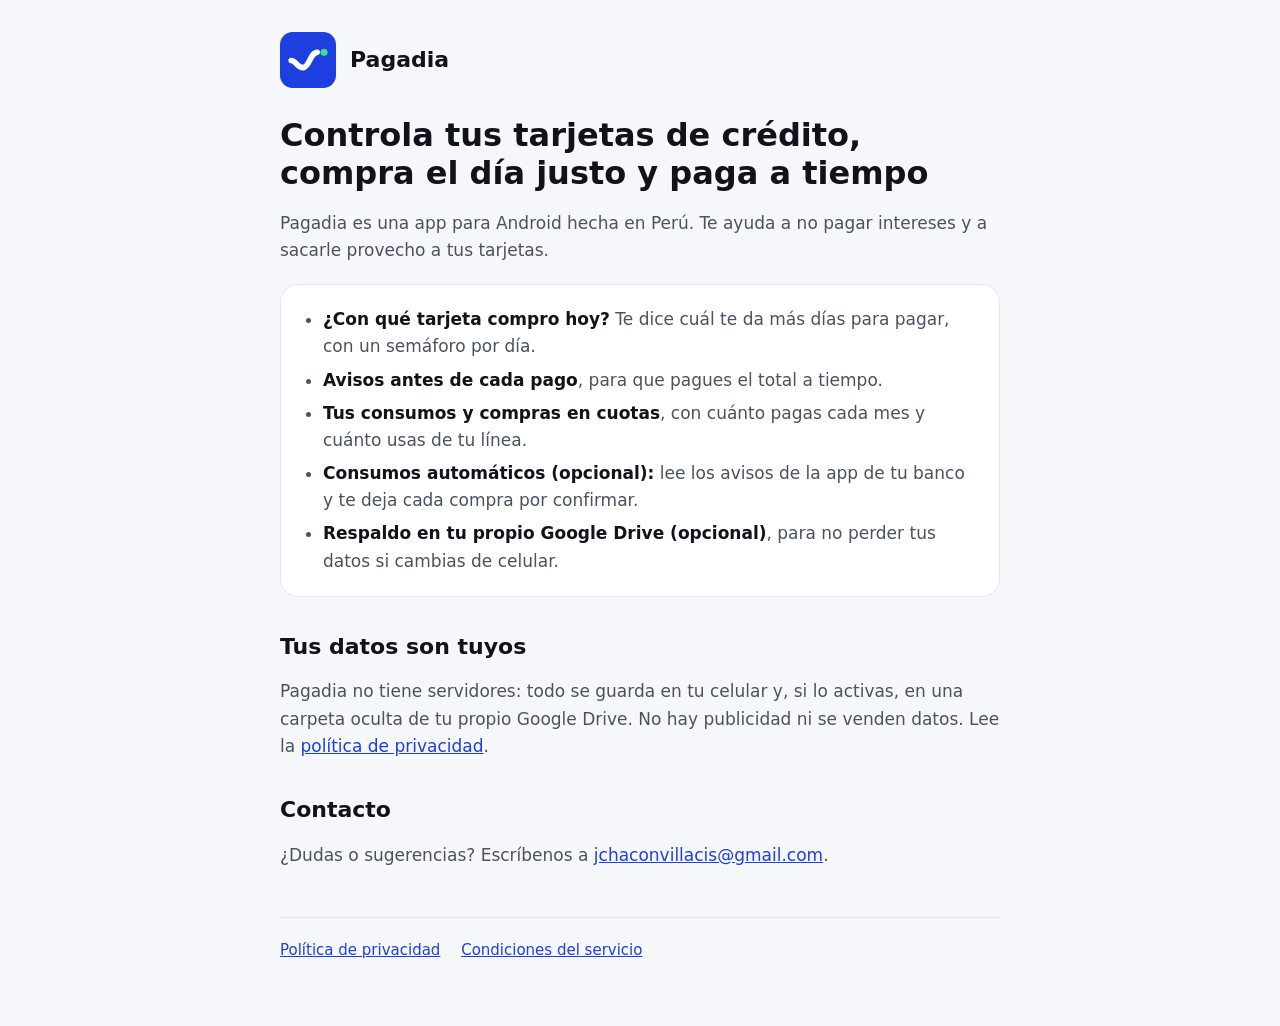
<file: index.html>
<!doctype html>
<html lang="es">
<head>
  <meta charset="utf-8">
  <meta name="viewport" content="width=device-width, initial-scale=1">
  <title>Pagadia: controla tus tarjetas de crédito</title>
  <meta name="description" content="Pagadia te dice con qué tarjeta comprar hoy, te avisa antes de cada pago y lleva tus consumos y cuotas. Tus datos se quedan en tu celular.">
  <link rel="icon" href="icono.svg" type="image/svg+xml">
  <link rel="stylesheet" href="estilos.css">
</head>
<body>
<main>
  <header class="marca">
    <svg viewBox="0 0 220 220" role="img" aria-label="Pagadia"><rect width="220" height="220" rx="50" fill="#1E3FE0"/><g transform="translate(-2 -12)"><path d="M46 124 C64 124 70 152 92 152 C116 152 122 92 148 92" fill="none" stroke="#FFFFFF" stroke-width="22" stroke-linecap="round"/><circle cx="175" cy="92" r="14" fill="#3DDC97"/></g></svg>
    <a href="./">Pagadia</a>
  </header>

  <h1>Controla tus tarjetas de crédito, compra el día justo y paga a tiempo</h1>
  <p>Pagadia es una app para Android hecha en Perú. Te ayuda a no pagar intereses y a sacarle provecho a tus tarjetas.</p>

  <div class="caja">
    <ul>
      <li><strong>¿Con qué tarjeta compro hoy?</strong> Te dice cuál te da más días para pagar, con un semáforo por día.</li>
      <li><strong>Avisos antes de cada pago</strong>, para que pagues el total a tiempo.</li>
      <li><strong>Tus consumos y compras en cuotas</strong>, con cuánto pagas cada mes y cuánto usas de tu línea.</li>
      <li><strong>Consumos automáticos (opcional):</strong> lee los avisos de la app de tu banco y te deja cada compra por confirmar.</li>
      <li><strong>Respaldo en tu propio Google Drive (opcional)</strong>, para no perder tus datos si cambias de celular.</li>
    </ul>
  </div>

  <h2>Tus datos son tuyos</h2>
  <p>Pagadia no tiene servidores: todo se guarda en tu celular y, si lo activas, en una carpeta oculta de tu propio Google Drive. No hay publicidad ni se venden datos. Lee la <a href="privacidad.html">política de privacidad</a>.</p>

  <h2>Contacto</h2>
  <p>¿Dudas o sugerencias? Escríbenos a <a href="mailto:jchaconvillacis@gmail.com">jchaconvillacis@gmail.com</a>.</p>

  <footer>
    <a href="privacidad.html">Política de privacidad</a>
    <a href="condiciones.html">Condiciones del servicio</a>
  </footer>
</main>
</body>
</html>
</file>
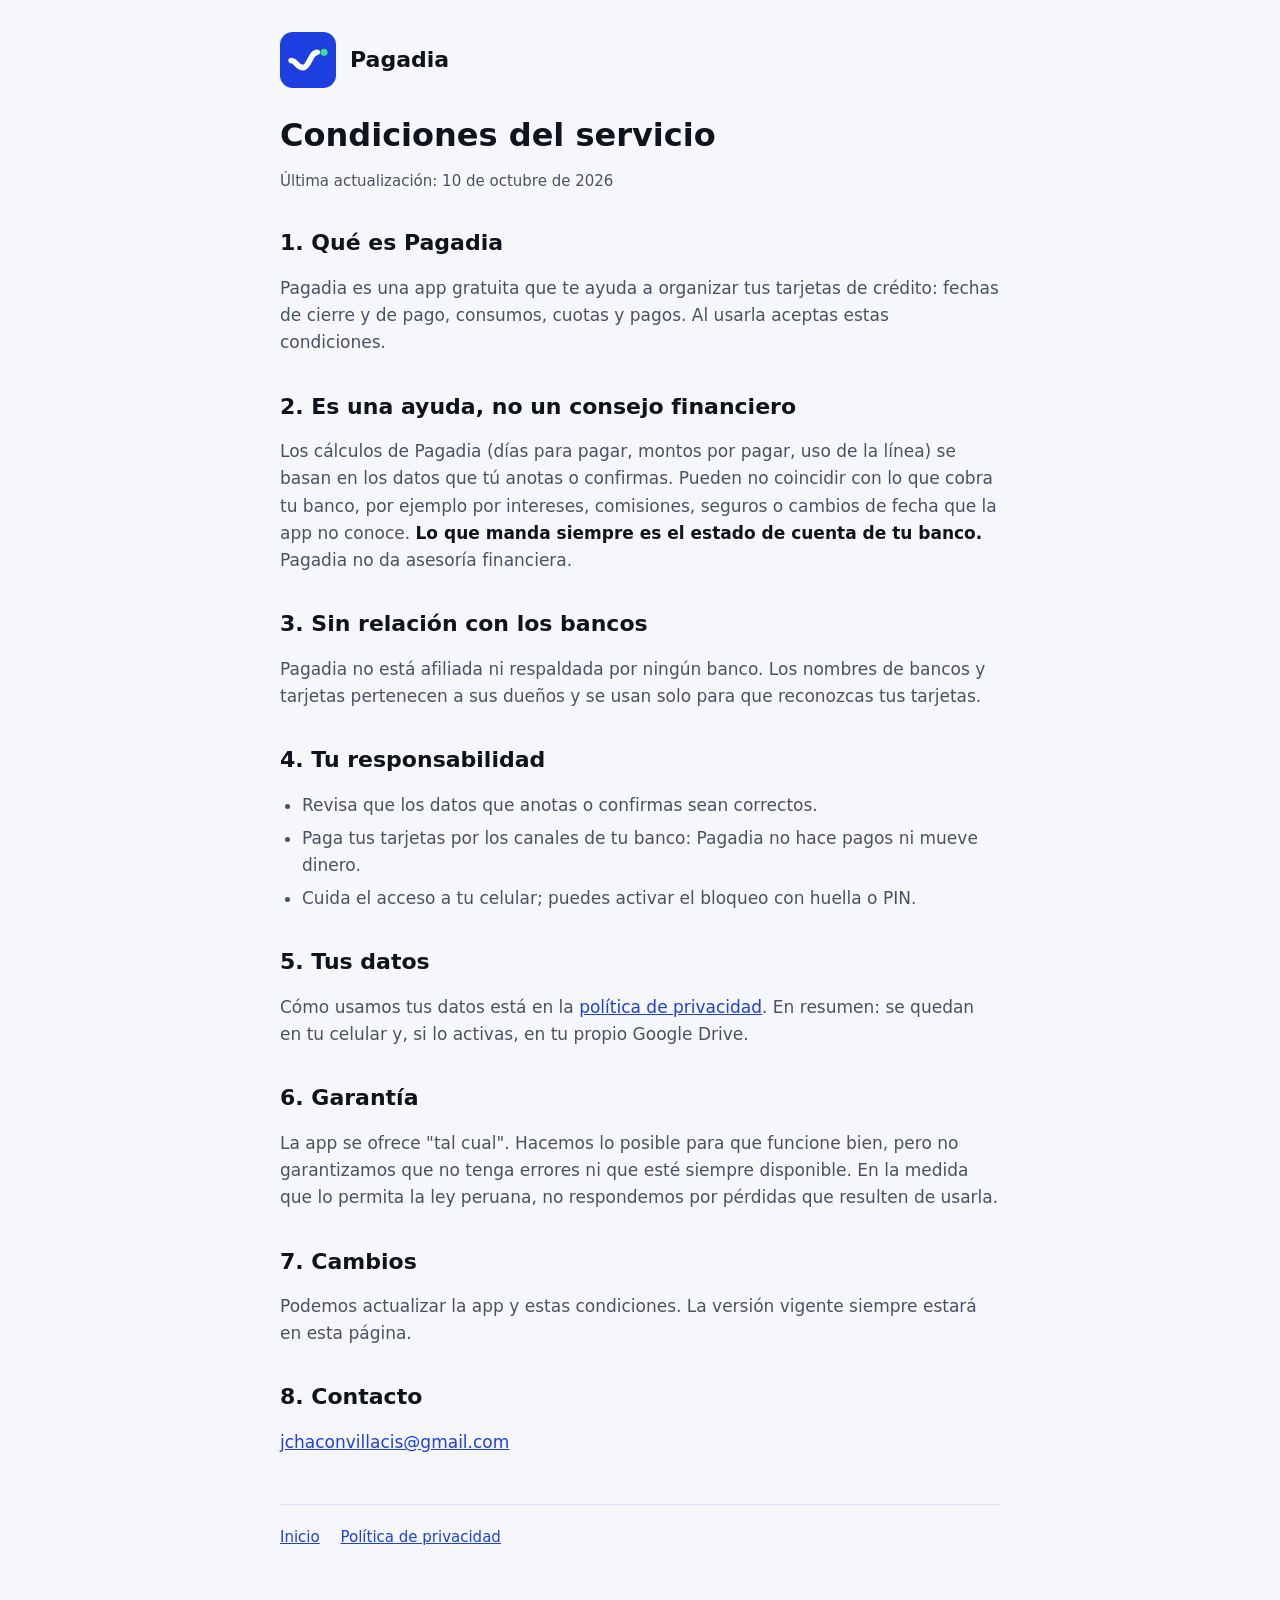
<file: condiciones.html>
<!doctype html>
<html lang="es">
<head>
  <meta charset="utf-8">
  <meta name="viewport" content="width=device-width, initial-scale=1">
  <title>Condiciones del servicio de Pagadia</title>
  <link rel="icon" href="icono.svg" type="image/svg+xml">
  <link rel="stylesheet" href="estilos.css">
</head>
<body>
<main>
  <header class="marca">
    <svg viewBox="0 0 220 220" role="img" aria-label="Pagadia"><rect width="220" height="220" rx="50" fill="#1E3FE0"/><g transform="translate(-2 -12)"><path d="M46 124 C64 124 70 152 92 152 C116 152 122 92 148 92" fill="none" stroke="#FFFFFF" stroke-width="22" stroke-linecap="round"/><circle cx="175" cy="92" r="14" fill="#3DDC97"/></g></svg>
    <a href="./">Pagadia</a>
  </header>

  <h1>Condiciones del servicio</h1>
  <p class="fecha">Última actualización: 10 de octubre de 2026</p>

  <h2>1. Qué es Pagadia</h2>
  <p>Pagadia es una app gratuita que te ayuda a organizar tus tarjetas de crédito: fechas de cierre y de pago, consumos, cuotas y pagos. Al usarla aceptas estas condiciones.</p>

  <h2>2. Es una ayuda, no un consejo financiero</h2>
  <p>Los cálculos de Pagadia (días para pagar, montos por pagar, uso de la línea) se basan en los datos que tú anotas o confirmas. Pueden no coincidir con lo que cobra tu banco, por ejemplo por intereses, comisiones, seguros o cambios de fecha que la app no conoce. <strong>Lo que manda siempre es el estado de cuenta de tu banco.</strong> Pagadia no da asesoría financiera.</p>

  <h2>3. Sin relación con los bancos</h2>
  <p>Pagadia no está afiliada ni respaldada por ningún banco. Los nombres de bancos y tarjetas pertenecen a sus dueños y se usan solo para que reconozcas tus tarjetas.</p>

  <h2>4. Tu responsabilidad</h2>
  <ul>
    <li>Revisa que los datos que anotas o confirmas sean correctos.</li>
    <li>Paga tus tarjetas por los canales de tu banco: Pagadia no hace pagos ni mueve dinero.</li>
    <li>Cuida el acceso a tu celular; puedes activar el bloqueo con huella o PIN.</li>
  </ul>

  <h2>5. Tus datos</h2>
  <p>Cómo usamos tus datos está en la <a href="privacidad.html">política de privacidad</a>. En resumen: se quedan en tu celular y, si lo activas, en tu propio Google Drive.</p>

  <h2>6. Garantía</h2>
  <p>La app se ofrece "tal cual". Hacemos lo posible para que funcione bien, pero no garantizamos que no tenga errores ni que esté siempre disponible. En la medida que lo permita la ley peruana, no respondemos por pérdidas que resulten de usarla.</p>

  <h2>7. Cambios</h2>
  <p>Podemos actualizar la app y estas condiciones. La versión vigente siempre estará en esta página.</p>

  <h2>8. Contacto</h2>
  <p><a href="mailto:jchaconvillacis@gmail.com">jchaconvillacis@gmail.com</a></p>

  <footer>
    <a href="./">Inicio</a>
    <a href="privacidad.html">Política de privacidad</a>
  </footer>
</main>
</body>
</html>
</file>
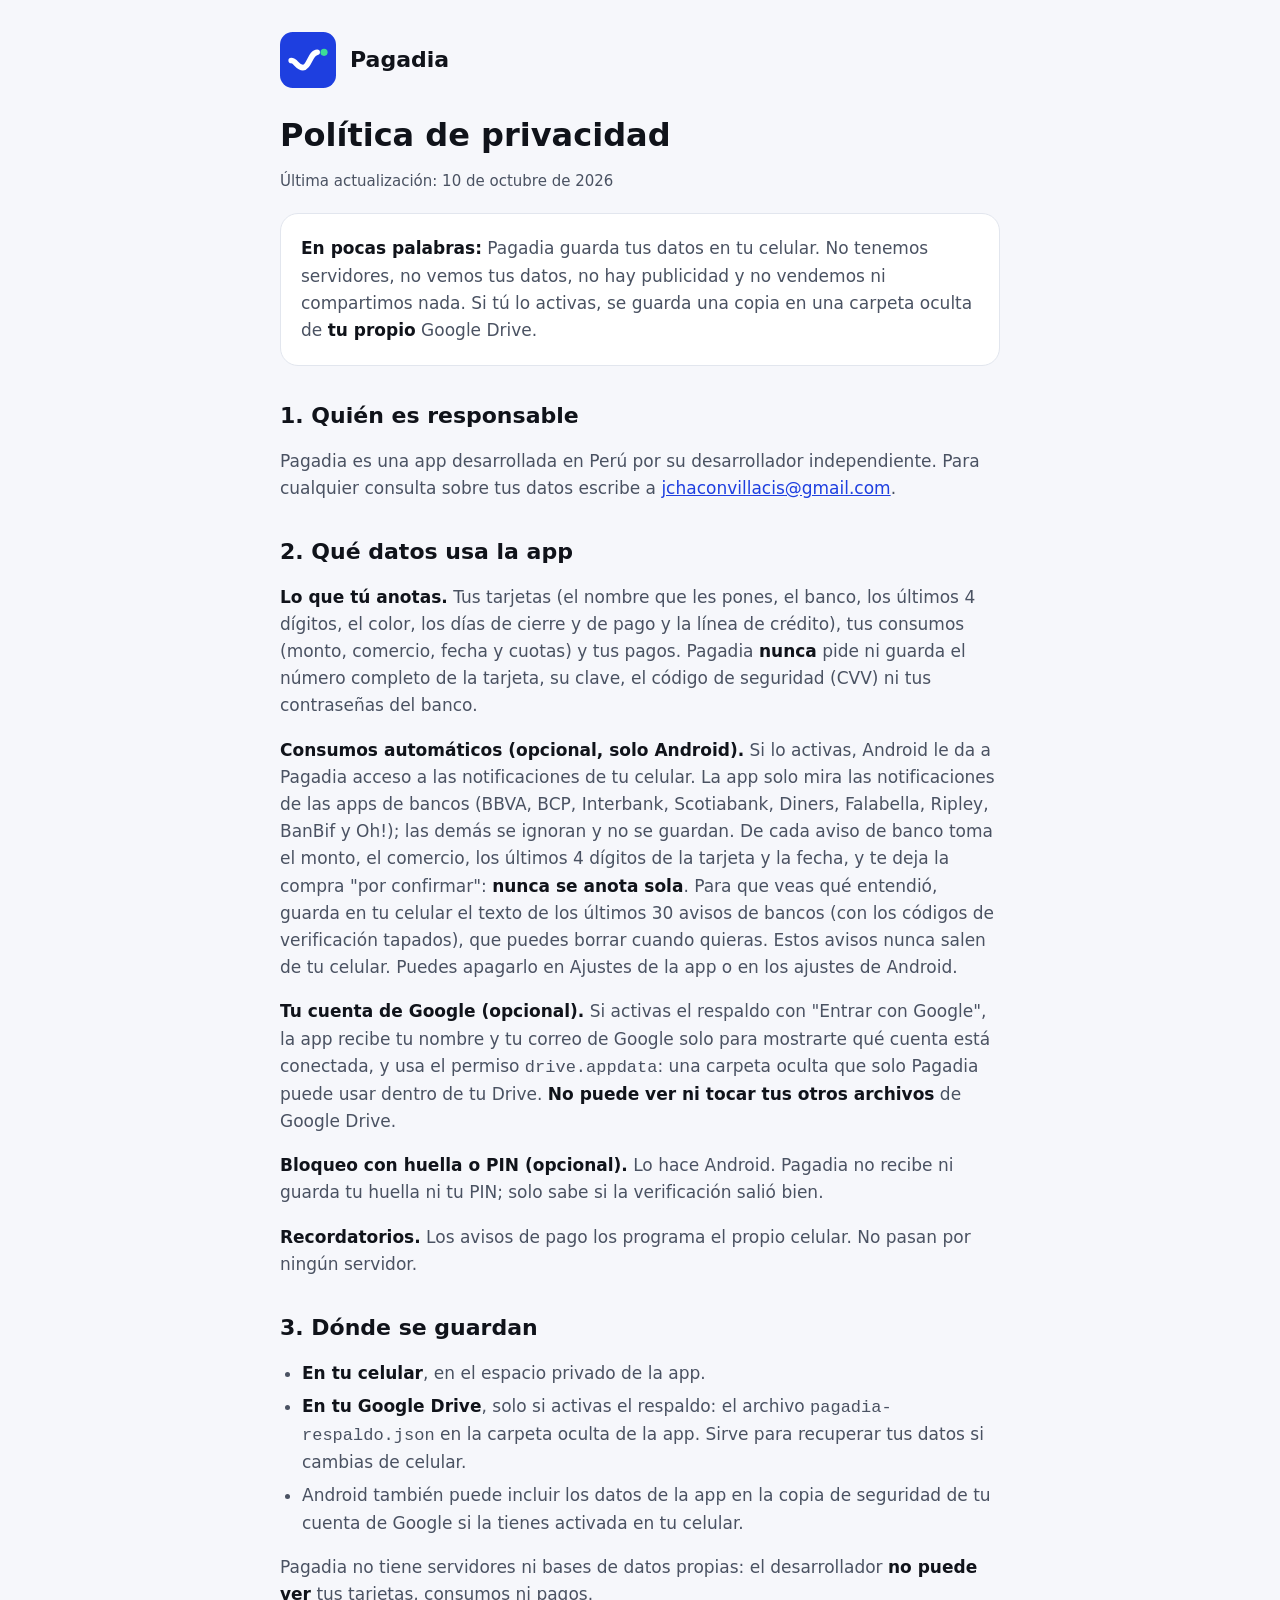
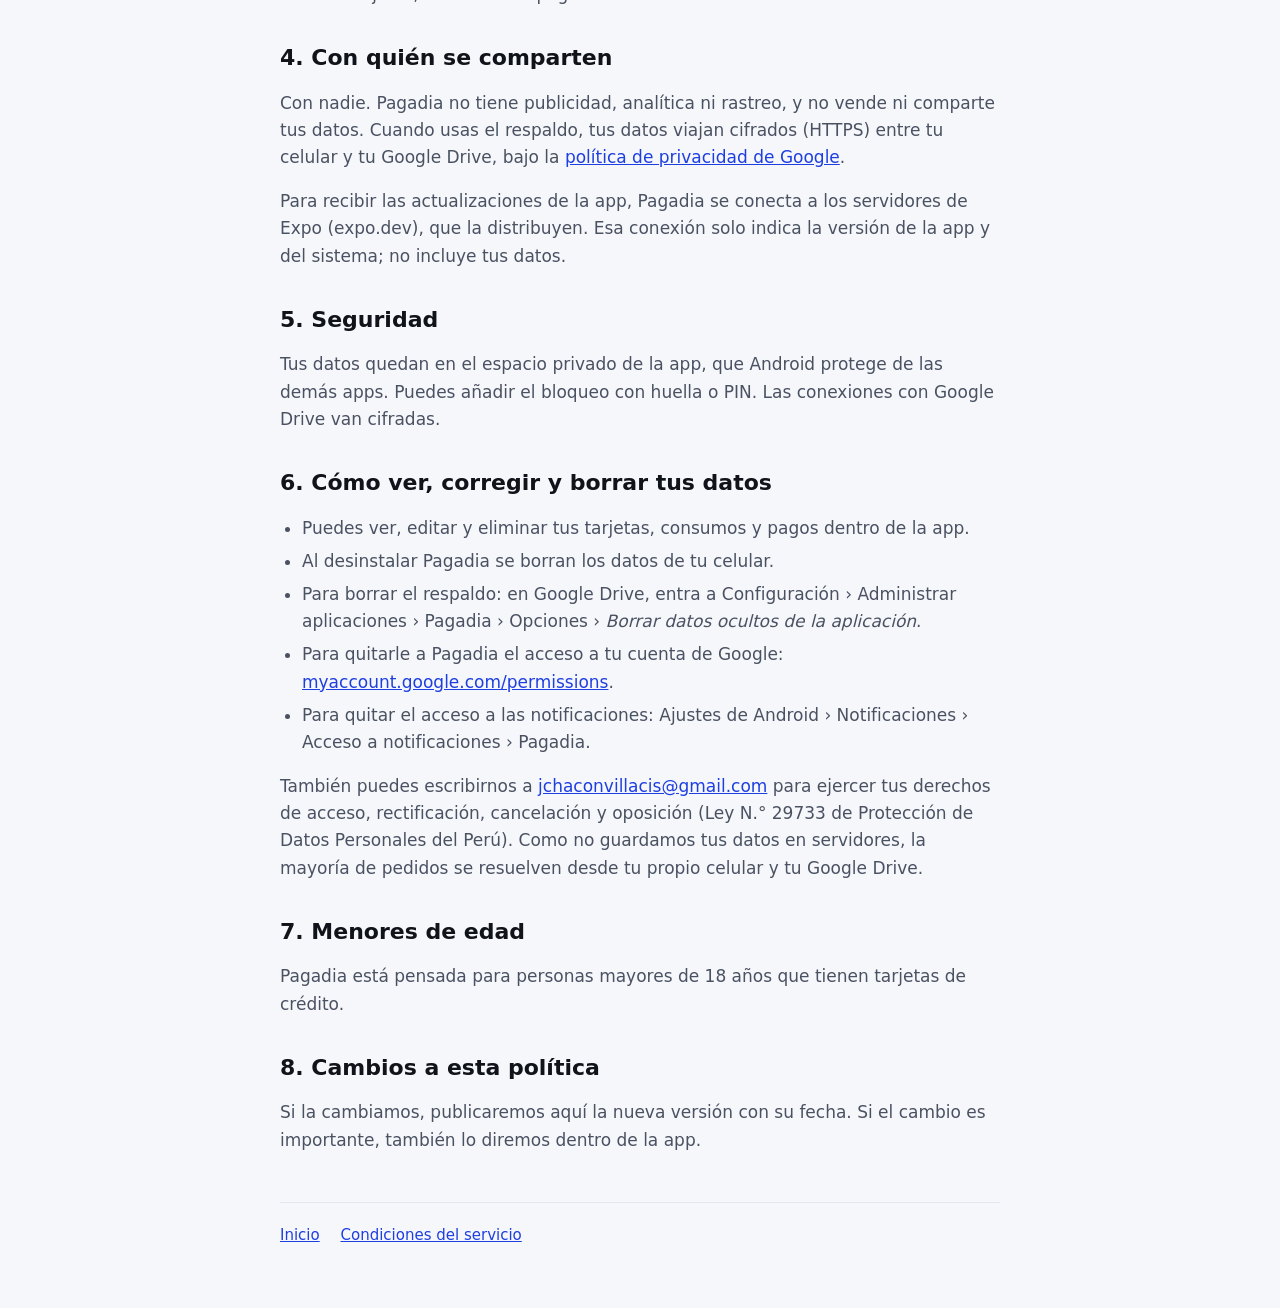
<file: privacidad.html>
<!doctype html>
<html lang="es">
<head>
  <meta charset="utf-8">
  <meta name="viewport" content="width=device-width, initial-scale=1">
  <title>Política de privacidad de Pagadia</title>
  <meta name="description" content="Qué datos usa Pagadia, dónde se guardan y cómo borrarlos.">
  <link rel="icon" href="icono.svg" type="image/svg+xml">
  <link rel="stylesheet" href="estilos.css">
</head>
<body>
<main>
  <header class="marca">
    <svg viewBox="0 0 220 220" role="img" aria-label="Pagadia"><rect width="220" height="220" rx="50" fill="#1E3FE0"/><g transform="translate(-2 -12)"><path d="M46 124 C64 124 70 152 92 152 C116 152 122 92 148 92" fill="none" stroke="#FFFFFF" stroke-width="22" stroke-linecap="round"/><circle cx="175" cy="92" r="14" fill="#3DDC97"/></g></svg>
    <a href="./">Pagadia</a>
  </header>

  <h1>Política de privacidad</h1>
  <p class="fecha">Última actualización: 10 de octubre de 2026</p>

  <div class="caja">
    <p><strong>En pocas palabras:</strong> Pagadia guarda tus datos en tu celular. No tenemos servidores, no vemos tus datos, no hay publicidad y no vendemos ni compartimos nada. Si tú lo activas, se guarda una copia en una carpeta oculta de <strong>tu propio</strong> Google Drive.</p>
  </div>

  <h2>1. Quién es responsable</h2>
  <p>Pagadia es una app desarrollada en Perú por su desarrollador independiente. Para cualquier consulta sobre tus datos escribe a <a href="mailto:jchaconvillacis@gmail.com">jchaconvillacis@gmail.com</a>.</p>

  <h2>2. Qué datos usa la app</h2>
  <p><strong>Lo que tú anotas.</strong> Tus tarjetas (el nombre que les pones, el banco, los últimos 4 dígitos, el color, los días de cierre y de pago y la línea de crédito), tus consumos (monto, comercio, fecha y cuotas) y tus pagos. Pagadia <strong>nunca</strong> pide ni guarda el número completo de la tarjeta, su clave, el código de seguridad (CVV) ni tus contraseñas del banco.</p>
  <p><strong>Consumos automáticos (opcional, solo Android).</strong> Si lo activas, Android le da a Pagadia acceso a las notificaciones de tu celular. La app solo mira las notificaciones de las apps de bancos (BBVA, BCP, Interbank, Scotiabank, Diners, Falabella, Ripley, BanBif y Oh!); las demás se ignoran y no se guardan. De cada aviso de banco toma el monto, el comercio, los últimos 4 dígitos de la tarjeta y la fecha, y te deja la compra "por confirmar": <strong>nunca se anota sola</strong>. Para que veas qué entendió, guarda en tu celular el texto de los últimos 30 avisos de bancos (con los códigos de verificación tapados), que puedes borrar cuando quieras. Estos avisos nunca salen de tu celular. Puedes apagarlo en Ajustes de la app o en los ajustes de Android.</p>
  <p><strong>Tu cuenta de Google (opcional).</strong> Si activas el respaldo con "Entrar con Google", la app recibe tu nombre y tu correo de Google solo para mostrarte qué cuenta está conectada, y usa el permiso <code>drive.appdata</code>: una carpeta oculta que solo Pagadia puede usar dentro de tu Drive. <strong>No puede ver ni tocar tus otros archivos</strong> de Google Drive.</p>
  <p><strong>Bloqueo con huella o PIN (opcional).</strong> Lo hace Android. Pagadia no recibe ni guarda tu huella ni tu PIN; solo sabe si la verificación salió bien.</p>
  <p><strong>Recordatorios.</strong> Los avisos de pago los programa el propio celular. No pasan por ningún servidor.</p>

  <h2>3. Dónde se guardan</h2>
  <ul>
    <li><strong>En tu celular</strong>, en el espacio privado de la app.</li>
    <li><strong>En tu Google Drive</strong>, solo si activas el respaldo: el archivo <code>pagadia-respaldo.json</code> en la carpeta oculta de la app. Sirve para recuperar tus datos si cambias de celular.</li>
    <li>Android también puede incluir los datos de la app en la copia de seguridad de tu cuenta de Google si la tienes activada en tu celular.</li>
  </ul>
  <p>Pagadia no tiene servidores ni bases de datos propias: el desarrollador <strong>no puede ver</strong> tus tarjetas, consumos ni pagos.</p>

  <h2>4. Con quién se comparten</h2>
  <p>Con nadie. Pagadia no tiene publicidad, analítica ni rastreo, y no vende ni comparte tus datos. Cuando usas el respaldo, tus datos viajan cifrados (HTTPS) entre tu celular y tu Google Drive, bajo la <a href="https://policies.google.com/privacy">política de privacidad de Google</a>.</p>
  <p>Para recibir las actualizaciones de la app, Pagadia se conecta a los servidores de Expo (expo.dev), que la distribuyen. Esa conexión solo indica la versión de la app y del sistema; no incluye tus datos.</p>

  <h2>5. Seguridad</h2>
  <p>Tus datos quedan en el espacio privado de la app, que Android protege de las demás apps. Puedes añadir el bloqueo con huella o PIN. Las conexiones con Google Drive van cifradas.</p>

  <h2 id="borrar-datos">6. Cómo ver, corregir y borrar tus datos</h2>
  <ul>
    <li>Puedes ver, editar y eliminar tus tarjetas, consumos y pagos dentro de la app.</li>
    <li>Al desinstalar Pagadia se borran los datos de tu celular.</li>
    <li>Para borrar el respaldo: en Google Drive, entra a Configuración › Administrar aplicaciones › Pagadia › Opciones › <em>Borrar datos ocultos de la aplicación</em>.</li>
    <li>Para quitarle a Pagadia el acceso a tu cuenta de Google: <a href="https://myaccount.google.com/permissions">myaccount.google.com/permissions</a>.</li>
    <li>Para quitar el acceso a las notificaciones: Ajustes de Android › Notificaciones › Acceso a notificaciones › Pagadia.</li>
  </ul>
  <p>También puedes escribirnos a <a href="mailto:jchaconvillacis@gmail.com">jchaconvillacis@gmail.com</a> para ejercer tus derechos de acceso, rectificación, cancelación y oposición (Ley N.° 29733 de Protección de Datos Personales del Perú). Como no guardamos tus datos en servidores, la mayoría de pedidos se resuelven desde tu propio celular y tu Google Drive.</p>

  <h2>7. Menores de edad</h2>
  <p>Pagadia está pensada para personas mayores de 18 años que tienen tarjetas de crédito.</p>

  <h2>8. Cambios a esta política</h2>
  <p>Si la cambiamos, publicaremos aquí la nueva versión con su fecha. Si el cambio es importante, también lo diremos dentro de la app.</p>

  <footer>
    <a href="./">Inicio</a>
    <a href="condiciones.html">Condiciones del servicio</a>
  </footer>
</main>
</body>
</html>
</file>
<file: estilos.css>
:root {
  --fondo: #f6f7fb;
  --tarjeta: #ffffff;
  --texto: #10131a;
  --suave: #4a5262;
  --borde: #e2e6ee;
  --marca: #1e3fe0;
  --enlace: #1e3fe0;
  color-scheme: light dark;
}

@media (prefers-color-scheme: dark) {
  :root {
    --fondo: #0d1015;
    --tarjeta: #161a21;
    --texto: #f3f5f8;
    --suave: #b4bccb;
    --borde: #262c36;
    --enlace: #8ab4ff;
  }
}

* {
  box-sizing: border-box;
}

body {
  margin: 0;
  background: var(--fondo);
  color: var(--texto);
  font-family: system-ui, -apple-system, 'Segoe UI', Roboto, 'Helvetica Neue', Arial, sans-serif;
  font-size: 17px;
  line-height: 1.6;
}

main {
  max-width: 760px;
  margin: 0 auto;
  padding: 32px 20px 64px;
}

header.marca {
  display: flex;
  align-items: center;
  gap: 14px;
  margin-bottom: 28px;
}

header.marca svg {
  width: 56px;
  height: 56px;
  flex-shrink: 0;
}

header.marca a {
  color: inherit;
  text-decoration: none;
  font-weight: 700;
  font-size: 22px;
}

h1 {
  font-size: 32px;
  line-height: 1.2;
  margin: 0 0 12px;
}

h2 {
  font-size: 22px;
  line-height: 1.3;
  margin: 36px 0 8px;
}

p,
li {
  color: var(--suave);
}

strong {
  color: var(--texto);
}

a {
  color: var(--enlace);
}

.caja {
  background: var(--tarjeta);
  border: 1px solid var(--borde);
  border-radius: 18px;
  padding: 4px 20px;
  margin: 20px 0;
}

.fecha {
  font-size: 15px;
}

ul {
  padding-left: 22px;
}

li + li {
  margin-top: 6px;
}

footer {
  margin-top: 48px;
  padding-top: 20px;
  border-top: 1px solid var(--borde);
  font-size: 15px;
}

footer a + a {
  margin-left: 16px;
}
</file>
